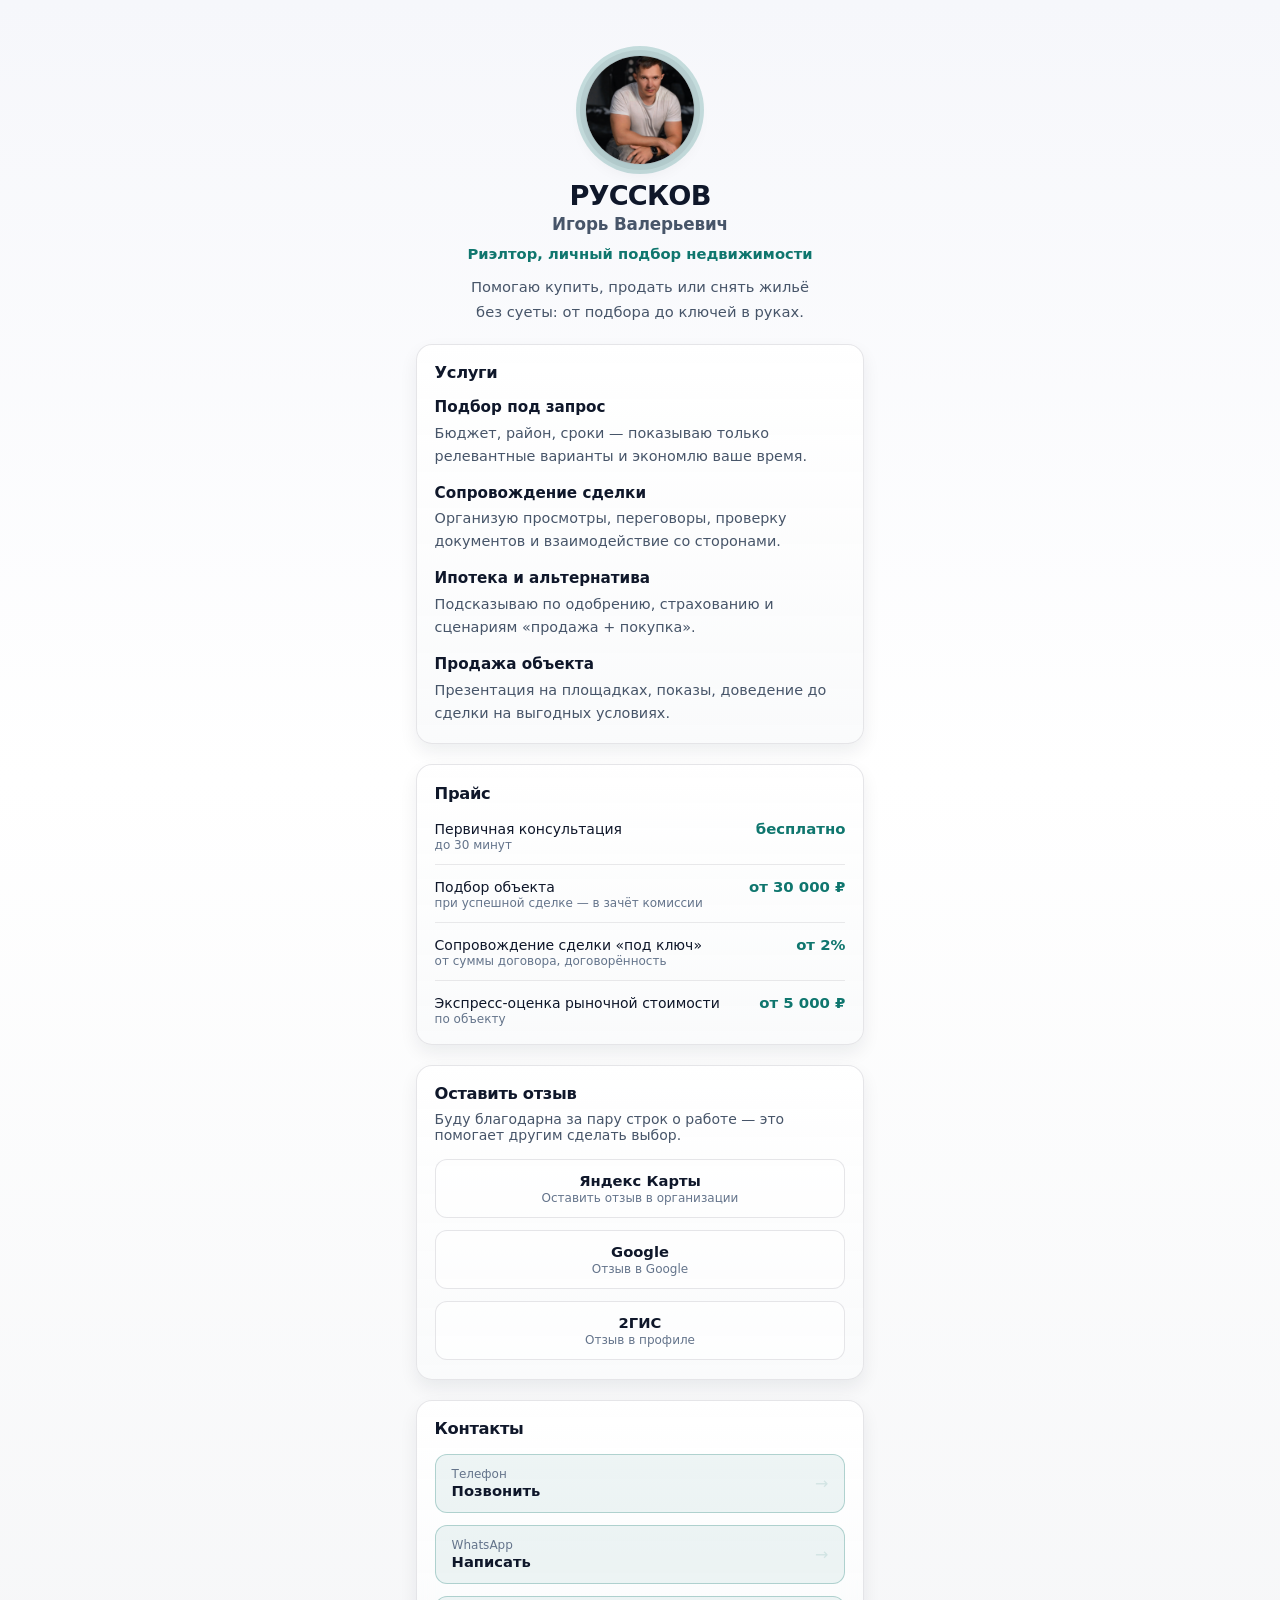
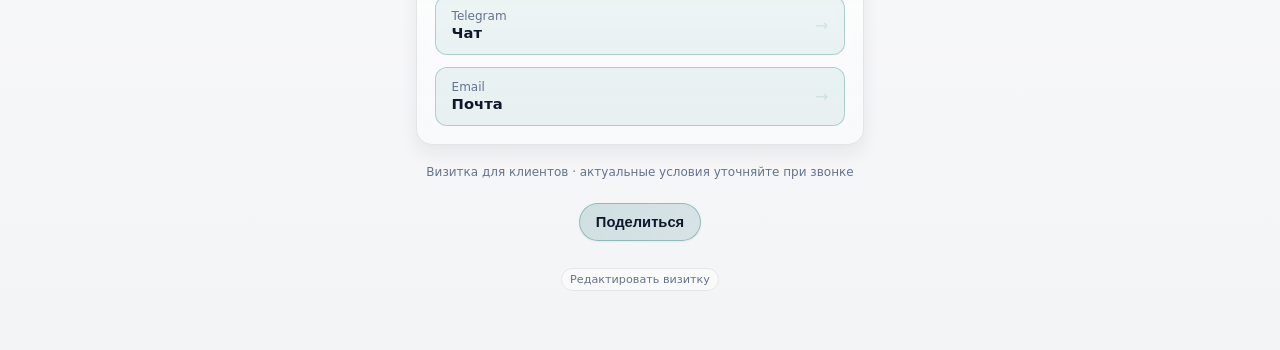
<file: index.html>
<!DOCTYPE html>
<html lang="ru">
  <head>
    <meta charset="utf-8" />
    <meta name="viewport" content="width=device-width, initial-scale=1" />
    <meta
      name="description"
      content="Услуги, прайс, контакты и ссылки на отзывы — электронная визитная карточка риэлтора."
    />
    <meta http-equiv="Cache-Control" content="no-store, no-cache, must-revalidate" />
    <meta http-equiv="Pragma" content="no-cache" />
    <title>Визитка риэлтора</title>
    <link rel="stylesheet" href="./css/realtor-vcard.css" />
  </head>
  <body>
    <script src="./js/canonical-host.js"></script>
    <div id="vcard-root" class="vcard" role="main"></div>
    <script src="./js/realtor-vcard-data.js"></script>
    <script src="./js/realtor-vcard-storage.js"></script>
    <script src="./js/realtor-vcard-published-loader.js?v=1"></script>
    <script src="./js/qrcode-lite.js?v=1"></script>
    <script src="./js/realtor-vcard.js"></script>
  </body>
</html>
</file>
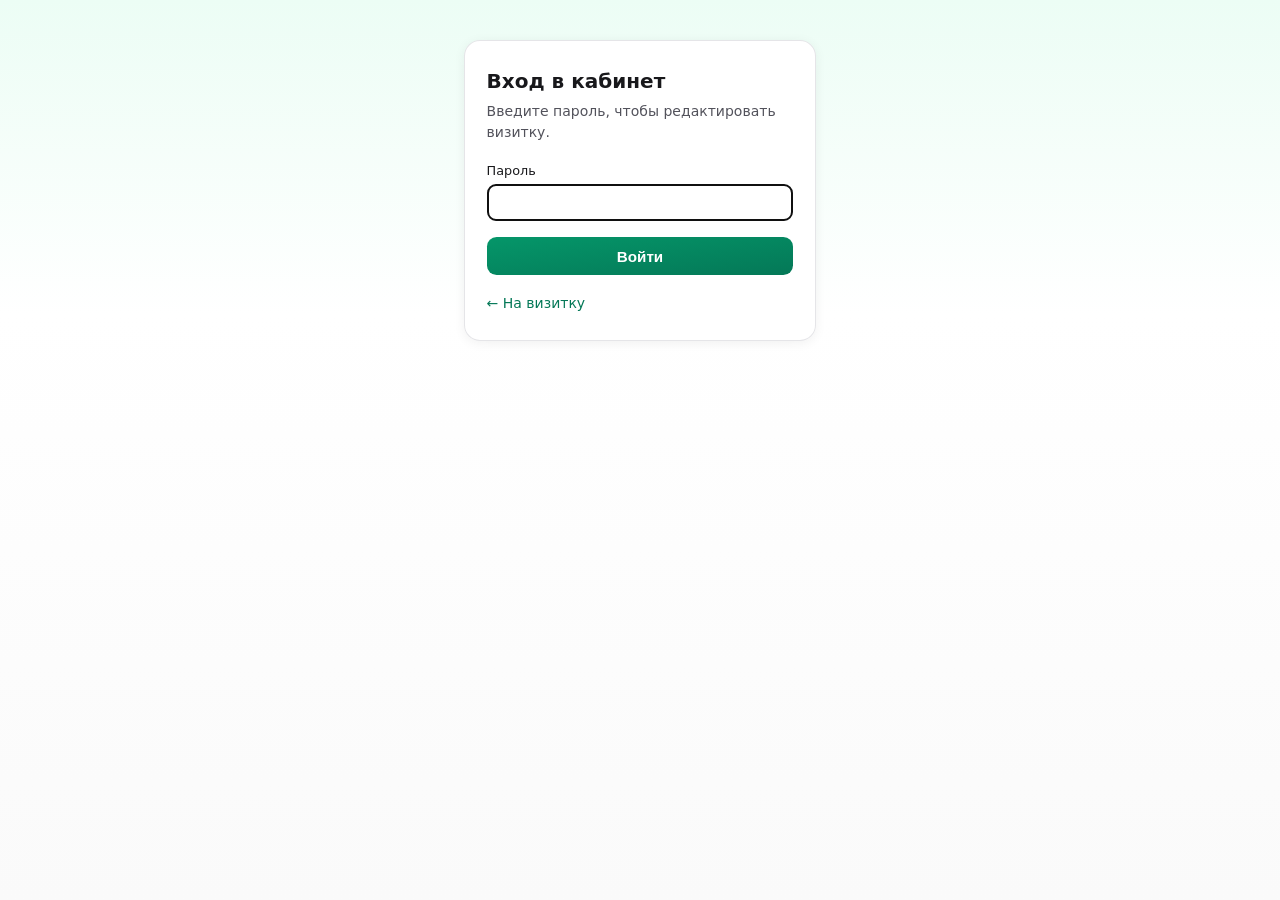
<file: cabinet.html>
<!DOCTYPE html>
<html lang="ru">
  <head>
    <meta charset="utf-8" />
    <meta name="viewport" content="width=device-width, initial-scale=1" />
    <meta name="robots" content="noindex" />
    <meta http-equiv="Cache-Control" content="no-store, no-cache, must-revalidate" />
    <title>Личный кабинет — визитка</title>
    <link rel="stylesheet" href="./css/realtor-cabinet.css" />
  </head>
  <body class="cabinet">
    <script src="./js/canonical-host.js"></script>
    <div id="cabinet-root"></div>
    <script src="./js/realtor-vcard-data.js"></script>
    <script src="./js/realtor-vcard-storage.js"></script>
    <script src="./js/realtor-vcard-published-loader.js?v=1"></script>
    <script src="./js/realtor-cabinet-auth-config.js?v=2"></script>
    <script src="./js/realtor-cabinet-auth.js?v=2"></script>
    <script src="./js/realtor-cabinet.js?v=3"></script>
  </body>
</html>
</file>
<file: css/realtor-vcard.css>
/* Визитка риэлтора: современный, деловой стиль (чистая типографика + аккуратные карточки). */

/* ---- Палитра и токены (светлая тема по умолчанию) ---- */
:root {
  /* Фон страницы (спокойный нейтральный градиент) */
  --bg-top: #f6f7fb;
  --bg-mid: #ffffff;
  --bg-bottom: #f3f4f6;

  /* Поверхность карточек */
  --surface: rgba(255, 255, 255, 0.92);
  --surface-2: rgba(249, 250, 251, 0.88);

  /* Границы и разделители */
  --border: rgba(228, 228, 231, 0.95);
  --divider: rgba(228, 228, 231, 0.85);

  /* Текст */
  --text: #0f172a;
  --text-muted: #475569;
  --text-soft: #64748b;

  /* Деловой акцент (сине-зелёный) */
  --accent: #0f766e;
  --accent-ink: #0b4f49;
  --accent-soft: rgba(15, 118, 110, 0.12);

  /* Геометрия */
  --radius: 16px;
  --radius-sm: 12px;

  /* Тени (чуть «премиальнее», но без агрессии) */
  --shadow-sm: 0 1px 2px rgba(15, 23, 42, 0.06);
  --shadow: 0 10px 30px rgba(15, 23, 42, 0.08);
  --shadow-card: 0 8px 18px rgba(15, 23, 42, 0.07);

  /* Кольцо аватара */
  --ring: rgba(15, 118, 110, 0.22);
  --ring-offset: rgba(15, 23, 42, 0.06);
}

/* ---- Тёмная тема (системная настройка ОС) ---- */
@media (prefers-color-scheme: dark) {
  :root {
    --bg-top: #070a10;
    --bg-mid: #0b1220;
    --bg-bottom: #05070d;

    --surface: rgba(15, 23, 42, 0.78);
    --surface-2: rgba(2, 6, 23, 0.6);

    --border: rgba(51, 65, 85, 0.55);
    --divider: rgba(51, 65, 85, 0.45);

    --text: #e5e7eb;
    --text-muted: #cbd5e1;
    --text-soft: #94a3b8;

    --accent: #5eead4;
    --accent-ink: #99f6e4;
    --accent-soft: rgba(94, 234, 212, 0.14);

    --shadow-sm: 0 1px 2px rgba(0, 0, 0, 0.35);
    --shadow: 0 18px 42px rgba(0, 0, 0, 0.45);
    --shadow-card: 0 10px 24px rgba(0, 0, 0, 0.4);

    --ring: rgba(94, 234, 212, 0.24);
    --ring-offset: rgba(2, 6, 23, 0.65);
  }
}

/* Считаем padding и border частью ширины блока */
*,
*::before,
*::after {
  box-sizing: border-box;
}

/* Страница: фон, базовый шрифт и сглаживание */
body {
  margin: 0;
  min-height: 100vh;
  font-family: ui-sans-serif, system-ui, -apple-system, "Segoe UI", Roboto, Ubuntu, sans-serif;
  -webkit-font-smoothing: antialiased;
  -moz-osx-font-smoothing: grayscale;
  background: linear-gradient(
    to bottom,
    var(--bg-top),
    var(--bg-mid) 40%,
    var(--bg-bottom)
  );
  color: var(--text);
}

/* Ссылки по умолчанию (без «синего» браузерного стиля) */
a {
  color: inherit;
}

/* Предупреждение при открытии страницы как file:// (данные кабинета не совпадут с http://) */
.vcard__file-warning {
  margin-bottom: 1.25rem;
  padding: 1rem 1rem;
  border-radius: var(--radius-sm);
  border: 1px solid rgba(245, 158, 11, 0.55);
  background: rgba(255, 251, 235, 0.86);
  font-size: 0.82rem;
  line-height: 1.5;
  color: #78350f;
  box-shadow: var(--shadow-sm);
}

.vcard__file-warning code {
  font-size: 0.75rem;
  padding: 0.1rem 0.25rem;
  background: rgba(0, 0, 0, 0.06);
  border-radius: 0.25rem;
}

@media (prefers-color-scheme: dark) {
  .vcard__file-warning {
    background: rgba(120, 53, 15, 0.22);
    border-color: rgba(245, 158, 11, 0.35);
    color: #fde68a;
  }

  .vcard__file-warning code {
    background: rgba(0, 0, 0, 0.25);
  }
}

/* Контейнер визитки: узкая колонка по центру */
.vcard {
  max-width: 30rem;
  margin: 0 auto;
  padding: 2.25rem 1rem 4rem;
}

/* На широком экране чуть больше отступ сверху */
@media (min-width: 640px) {
  .vcard {
    padding-top: 3.5rem;
  }
}

/* Вертикальный стек всех секций */
.vcard__stack {
  display: flex;
  flex-direction: column;
  gap: 1.25rem;
}

/* ---- Шапка: имя, роль, слоган ---- */
.vcard__hero {
  text-align: center;
}

/* Обёртка круглого аватара: тонкие кольца и мягкая тень */
.vcard__avatar-wrap {
  position: relative;
  width: 6.75rem;
  height: 6.75rem;
  margin: 0 auto 1rem;
  border-radius: 9999px;
  overflow: hidden;
  box-shadow: var(--shadow-card);
  outline: 1px solid var(--ring-offset);
  box-shadow:
    0 0 0 6px var(--ring-offset),
    0 0 0 10px var(--ring),
    var(--shadow-card);
}

@media (prefers-color-scheme: dark) {
  .vcard__avatar-wrap {
    box-shadow:
      0 0 0 6px rgba(2, 6, 23, 0.55),
      0 0 0 10px var(--ring),
      var(--shadow-card);
  }
}

/* Фотография в круге */
.vcard__avatar-img {
  width: 100%;
  height: 100%;
  object-fit: cover;
  display: block;
}

/* Заглушка без фото: инициалы на градиенте */
.vcard__avatar-initials {
  display: flex;
  align-items: center;
  justify-content: center;
  width: 100%;
  height: 100%;
  font-size: 1.875rem;
  font-weight: 600;
  color: #fff;
  background: linear-gradient(135deg, #0f766e, #155e75);
}

/* ФИО: фамилия сверху, имя+отчество ниже */
.vcard__namebox {
  margin-top: 0.35rem;
}

.vcard__lastname {
  margin: 0;
  font-size: 1.7rem;
  font-weight: 820;
  letter-spacing: -0.03em;
  text-transform: uppercase;
}

.vcard__firstname {
  margin: 0.2rem 0 0;
  font-size: 1.05rem;
  font-weight: 650;
  letter-spacing: -0.01em;
  color: var(--text-muted);
}

/* Должность / специализация */
.vcard__role {
  margin: 0.65rem 0 0;
  font-size: 0.92rem;
  font-weight: 650;
  color: var(--accent);
}

/* Краткое описание под шапкой */
.vcard__tagline {
  margin: 0.75rem auto 0;
  max-width: 22rem;
  font-size: 0.92rem;
  line-height: 1.7;
  color: var(--text-muted);
}

/* ---- Общий вид «карточки» секции (деловой стиль) ---- */
.vcard__card {
  border-radius: var(--radius);
  border: 1px solid var(--border);
  background: linear-gradient(180deg, var(--surface), var(--surface-2));
  padding: 1.15rem 1.1rem;
  backdrop-filter: blur(10px);
  box-shadow: var(--shadow-card);
}

/* Заголовок блока (Услуги, Прайс, …) */
.vcard__h2 {
  margin: 0;
  font-size: 1.02rem;
  font-weight: 700;
  letter-spacing: -0.02em;
  color: var(--text);
}

/* ---- Услуги ---- */
.vcard__list {
  margin: 1rem 0 0;
  padding: 0;
  list-style: none;
}

/* Отступ между пунктами услуг */
.vcard__service + .vcard__service {
  margin-top: 1rem;
}

/* Название услуги */
.vcard__service-title {
  margin: 0;
  font-weight: 650;
  font-size: 0.95rem;
}

/* Текст услуги */
.vcard__service-text {
  margin: 0.35rem 0 0;
  font-size: 0.9rem;
  line-height: 1.6;
  color: var(--text-muted);
}

/* ---- Прайс ---- */
.vcard__price-list {
  margin: 1rem 0 0;
  padding: 0;
  list-style: none;
}

/* Строка прайса: на узком экране колонка, на широком — строка с ценой справа */
.vcard__price-item {
  display: flex;
  flex-direction: column;
  gap: 0.25rem;
  padding: 0.75rem 0;
  border-bottom: 1px solid var(--divider);
}

.vcard__price-item:first-child {
  padding-top: 0;
}

.vcard__price-item:last-child {
  border-bottom: none;
  padding-bottom: 0;
}

@media (min-width: 480px) {
  .vcard__price-item {
    flex-direction: row;
    align-items: baseline;
    justify-content: space-between;
  }
}

/* Название позиции в прайсе */
.vcard__price-name {
  font-size: 0.875rem;
  font-weight: 500;
}

/* Примечание под названием (мелко) */
.vcard__price-note {
  margin: 0;
  font-size: 0.75rem;
  color: var(--text-soft);
}

/* Сумма / процент */
.vcard__price-value {
  font-size: 0.93rem;
  font-weight: 750;
  font-variant-numeric: tabular-nums;
  color: var(--accent);
  flex-shrink: 0;
}

/* Вводный текст перед ссылками на отзывы */
.vcard__hint {
  margin: 0.5rem 0 0;
  font-size: 0.875rem;
  color: var(--text-muted);
}

/* ---- Ссылки на отзывы (внешние площадки) ---- */
.vcard__reviews {
  margin-top: 1rem;
  display: flex;
  flex-direction: column;
  gap: 0.75rem;
}

/* Кнопка-ссылка на отзыв */
.vcard__link-btn {
  display: flex;
  min-height: 3rem;
  align-items: center;
  justify-content: center;
  text-align: center;
  padding: 0.75rem 1rem;
  border-radius: var(--radius-sm);
  border: 1px solid var(--border);
  background: rgba(255, 255, 255, 0.55);
  color: var(--text);
  font-size: 0.92rem;
  font-weight: 650;
  text-decoration: none;
  transition:
    border-color 0.15s ease,
    background 0.15s ease,
    transform 0.15s ease;
}

.vcard__link-btn:hover {
  border-color: rgba(15, 118, 110, 0.45);
  background: rgba(15, 118, 110, 0.08);
  transform: translateY(-1px);
}

@media (prefers-color-scheme: dark) {
  .vcard__link-btn {
    background: rgba(2, 6, 23, 0.35);
  }

  .vcard__link-btn:hover {
    border-color: rgba(94, 234, 212, 0.25);
    background: rgba(94, 234, 212, 0.08);
  }
}

/* Внутри кнопки: название площадки + подпись */
.vcard__link-btn-inner {
  display: flex;
  flex-direction: column;
  gap: 0.125rem;
}

/* Подпись под названием ссылки */
.vcard__link-desc {
  font-size: 0.75rem;
  font-weight: 400;
  color: var(--text-soft);
}

/* ---- Контакты (телефон, мессенджеры, почта) ---- */
.vcard__contacts {
  margin-top: 1rem;
  display: flex;
  flex-direction: column;
  gap: 0.75rem;
}

/* Одна строка контакта */
.vcard__contact {
  display: flex;
  min-height: 3rem;
  align-items: center;
  justify-content: space-between;
  gap: 0.75rem;
  padding: 0.75rem 1rem;
  border-radius: var(--radius-sm);
  border: 1px solid rgba(15, 118, 110, 0.28);
  background: rgba(15, 118, 110, 0.07);
  text-decoration: none;
  color: inherit;
  transition:
    background 0.15s ease,
    border-color 0.15s ease,
    transform 0.15s ease;
}

@media (prefers-color-scheme: dark) {
  .vcard__contact {
    border-color: rgba(94, 234, 212, 0.2);
    background: rgba(2, 6, 23, 0.25);
  }
}

.vcard__contact:hover {
  background: rgba(15, 118, 110, 0.11);
  border-color: rgba(15, 118, 110, 0.5);
  transform: translateY(-1px);
}

@media (prefers-color-scheme: dark) {
  .vcard__contact:hover {
    background: rgba(94, 234, 212, 0.08);
  }
}

/* Подпись типа контакта (Телефон, WhatsApp…) */
.vcard__contact-label {
  display: block;
  font-size: 0.75rem;
  font-weight: 400;
  color: var(--text-soft);
}

/* Действие на кнопке (Позвонить, Написать…) */
.vcard__contact-action {
  font-size: 0.92rem;
  font-weight: 700;
}

/* Стрелка справа */
.vcard__contact-arrow {
  color: var(--accent-soft);
  flex-shrink: 0;
}

/* ---- Нижняя подпись страницы ---- */
.vcard__footer {
  margin: 0;
  text-align: center;
  font-size: 0.75rem;
  color: var(--text-soft);
}

/* Ссылка в кабинет редактирования (для владельца) */
.vcard__cabinet-hint {
  margin: 0.75rem 0 0;
  text-align: center;
  font-size: 0.7rem;
}

.vcard__cabinet-link {
  color: var(--text-soft);
  text-decoration: none;
  text-underline-offset: 2px;
  padding: 0.25rem 0.5rem;
  border-radius: 9999px;
  border: 1px solid var(--border);
  background: rgba(255, 255, 255, 0.45);
}

.vcard__cabinet-link:hover {
  color: var(--accent-soft);
  border-color: rgba(15, 118, 110, 0.35);
  background: rgba(15, 118, 110, 0.08);
}

/* ---- Поделиться (кнопка) ---- */
.vcard__share-wrap {
  display: flex;
  justify-content: center;
  margin-top: 0.25rem;
}

.vcard__primary-btn {
  appearance: none;
  border: 1px solid rgba(15, 118, 110, 0.35);
  background: linear-gradient(135deg, rgba(15, 118, 110, 0.16), rgba(21, 94, 117, 0.12));
  color: var(--text);
  border-radius: 9999px;
  padding: 0.6rem 1rem;
  font-size: 0.92rem;
  font-weight: 750;
  cursor: pointer;
  box-shadow: var(--shadow-sm);
  transition: transform 0.15s ease, border-color 0.15s ease, background 0.15s ease;
}

.vcard__primary-btn:hover {
  transform: translateY(-1px);
  border-color: rgba(15, 118, 110, 0.55);
  background: linear-gradient(135deg, rgba(15, 118, 110, 0.22), rgba(21, 94, 117, 0.16));
}

@media (prefers-color-scheme: dark) {
  .vcard__primary-btn {
    background: linear-gradient(135deg, rgba(94, 234, 212, 0.12), rgba(56, 189, 248, 0.08));
    border-color: rgba(94, 234, 212, 0.24);
  }
  .vcard__primary-btn:hover {
    border-color: rgba(94, 234, 212, 0.4);
  }
}

/* ---- Модалка QR ---- */
.vcard__modal-overlay {
  position: fixed;
  inset: 0;
  background: rgba(2, 6, 23, 0.55);
  display: flex;
  align-items: center;
  justify-content: center;
  padding: 1.25rem;
  z-index: 9999;
}

.vcard__modal {
  width: 100%;
  max-width: 26rem;
  border-radius: var(--radius);
  border: 1px solid var(--border);
  background: linear-gradient(180deg, var(--surface), var(--surface-2));
  box-shadow: var(--shadow);
  overflow: hidden;
}

.vcard__modal-head {
  display: flex;
  align-items: center;
  justify-content: space-between;
  padding: 0.9rem 1rem;
  border-bottom: 1px solid var(--divider);
}

.vcard__modal-title {
  font-size: 0.98rem;
  font-weight: 800;
  letter-spacing: -0.02em;
}

.vcard__modal-close {
  appearance: none;
  border: 1px solid var(--border);
  background: rgba(255, 255, 255, 0.35);
  color: var(--text);
  border-radius: 0.7rem;
  width: 2.25rem;
  height: 2.25rem;
  cursor: pointer;
  font-size: 1rem;
  line-height: 1;
}

@media (prefers-color-scheme: dark) {
  .vcard__modal-close {
    background: rgba(2, 6, 23, 0.35);
  }
}

.vcard__modal-body {
  padding: 1rem;
  display: flex;
  flex-direction: column;
  gap: 0.75rem;
}

.vcard__qr {
  display: flex;
  align-items: center;
  justify-content: center;
  padding: 0.75rem;
  border-radius: var(--radius-sm);
  border: 1px solid var(--border);
  background: rgba(255, 255, 255, 0.55);
}

@media (prefers-color-scheme: dark) {
  .vcard__qr {
    background: rgba(2, 6, 23, 0.35);
  }
}

.vcard__qr svg {
  width: 14rem;
  height: 14rem;
  max-width: 100%;
}

.vcard__qr-link {
  display: inline-flex;
  border-radius: 0.75rem;
  outline: none;
  cursor: pointer;
}

.vcard__qr-link:focus-visible {
  box-shadow: 0 0 0 3px rgba(15, 118, 110, 0.25);
}

.vcard__qr-img {
  width: 14rem;
  height: 14rem;
  max-width: 100%;
  border-radius: 0.6rem;
  background: #fff;
  display: block;
}

.vcard__share-row {
  display: flex;
  gap: 0.5rem;
}

.vcard__share-input {
  flex: 1;
  min-width: 0;
  padding: 0.6rem 0.7rem;
  border-radius: 0.75rem;
  border: 1px solid var(--border);
  background: rgba(255, 255, 255, 0.5);
  color: var(--text);
  font-size: 0.85rem;
}

@media (prefers-color-scheme: dark) {
  .vcard__share-input {
    background: rgba(2, 6, 23, 0.35);
  }
}

.vcard__share-btn {
  appearance: none;
  border: 1px solid rgba(15, 118, 110, 0.35);
  background: rgba(15, 118, 110, 0.1);
  color: var(--text);
  border-radius: 0.75rem;
  padding: 0.6rem 0.8rem;
  font-size: 0.85rem;
  font-weight: 750;
  cursor: pointer;
  white-space: nowrap;
}

.vcard__share-btn:hover {
  border-color: rgba(15, 118, 110, 0.55);
  background: rgba(15, 118, 110, 0.14);
}

.vcard__share-msg {
  min-height: 1.1rem;
  font-size: 0.82rem;
  color: var(--text-muted);
}

.vcard__share-hint {
  font-size: 0.82rem;
  color: var(--text-soft);
  line-height: 1.4;
}
</file>
<file: css/realtor-cabinet.css>
/* Личный кабинет: редактирование данных визитки */

.cabinet {
  margin: 0;
  min-height: 100vh;
  font-family: system-ui, -apple-system, "Segoe UI", Roboto, Ubuntu, sans-serif;
  background: linear-gradient(to bottom, #ecfdf5, #fff 35%, #fafafa);
  color: #18181b;
}

@media (prefers-color-scheme: dark) {
  .cabinet {
    background: linear-gradient(to bottom, #0a0a0a, #18181b 40%, #000);
    color: #fafafa;
  }
}

.cabinet-wrap {
  max-width: 40rem;
  margin: 0 auto;
  padding: 1.25rem 1rem 3rem;
}

.cabinet-header {
  margin-bottom: 1.5rem;
}

.cabinet-header h1 {
  margin: 0 0 0.5rem;
  font-size: 1.35rem;
  font-weight: 700;
}

.cabinet-header__meta {
  display: flex;
  flex-wrap: wrap;
  align-items: center;
  gap: 0.75rem 1rem;
}

.cabinet-logout {
  padding: 0.35rem 0.65rem;
  font-size: 0.8rem;
  border: 1px solid #d4d4d8;
  border-radius: 0.45rem;
  background: #fff;
  color: #52525b;
  cursor: pointer;
}

.cabinet-logout:hover {
  background: #f4f4f5;
}

@media (prefers-color-scheme: dark) {
  .cabinet-logout {
    border-color: #52525b;
    background: #27272a;
    color: #d4d4d8;
  }

  .cabinet-logout:hover {
    background: #3f3f46;
  }
}

/* Экран входа в кабинет */
.cabinet-login-wrap {
  max-width: 22rem;
  margin: 0 auto;
  padding: 2.5rem 1rem;
}

.cabinet-login-card {
  padding: 1.75rem 1.35rem;
  border-radius: 1rem;
  border: 1px solid rgba(228, 228, 231, 0.95);
  background: rgba(255, 255, 255, 0.95);
  box-shadow: 0 2px 12px rgba(0, 0, 0, 0.06);
}

@media (prefers-color-scheme: dark) {
  .cabinet-login-card {
    border-color: #3f3f46;
    background: rgba(24, 24, 27, 0.95);
  }
}

.cabinet-login-title {
  margin: 0 0 0.5rem;
  font-size: 1.25rem;
  font-weight: 700;
}

.cabinet-login-text {
  margin: 0 0 1.25rem;
  font-size: 0.875rem;
  line-height: 1.5;
  color: #52525b;
}

@media (prefers-color-scheme: dark) {
  .cabinet-login-text {
    color: #a1a1aa;
  }
}

.cabinet-login-err {
  margin: 0 0 0.75rem;
  font-size: 0.85rem;
  color: #b91c1c;
  display: none;
}

@media (prefers-color-scheme: dark) {
  .cabinet-login-err {
    color: #fca5a5;
  }
}

.cabinet-login-label {
  display: block;
  margin-bottom: 0.35rem;
  font-size: 0.8rem;
  font-weight: 500;
}

.cabinet-login-input {
  width: 100%;
  box-sizing: border-box;
  padding: 0.55rem 0.75rem;
  margin-bottom: 1rem;
  font-size: 1rem;
  border: 1px solid #d4d4d8;
  border-radius: 0.5rem;
  background: #fff;
  color: inherit;
}

@media (prefers-color-scheme: dark) {
  .cabinet-login-input {
    border-color: #52525b;
    background: #18181b;
  }
}

.cabinet-login-submit {
  width: 100%;
  padding: 0.65rem;
  font-size: 0.95rem;
  font-weight: 600;
  border: none;
  border-radius: 0.6rem;
  background: linear-gradient(to bottom right, #059669, #047857);
  color: #fff;
  cursor: pointer;
}

.cabinet-login-submit:hover {
  filter: brightness(1.05);
}

.cabinet-login-back {
  display: inline-block;
  margin-top: 1.25rem;
  font-size: 0.875rem;
  color: #047857;
  text-decoration: none;
}

.cabinet-login-back:hover {
  text-decoration: underline;
}

@media (prefers-color-scheme: dark) {
  .cabinet-login-back {
    color: #6ee7b7;
  }
}

.cabinet-back {
  font-size: 0.875rem;
  color: #047857;
  text-decoration: none;
}

.cabinet-back:hover {
  text-decoration: underline;
}

@media (prefers-color-scheme: dark) {
  .cabinet-back {
    color: #6ee7b7;
  }
}

.cabinet-section {
  margin-bottom: 1.5rem;
  padding: 1.25rem;
  border-radius: 1rem;
  border: 1px solid rgba(228, 228, 231, 0.95);
  background: rgba(255, 255, 255, 0.9);
  box-shadow: 0 1px 3px rgba(0, 0, 0, 0.06);
}

@media (prefers-color-scheme: dark) {
  .cabinet-section {
    border-color: #3f3f46;
    background: rgba(24, 24, 27, 0.92);
  }
}

.cabinet-section h2 {
  margin: 0 0 1rem;
  font-size: 1rem;
  font-weight: 600;
}

.cabinet-field {
  margin-bottom: 0.9rem;
}

.cabinet-field:last-child {
  margin-bottom: 0;
}

.cabinet-field label {
  display: block;
  margin-bottom: 0.35rem;
  font-size: 0.8rem;
  font-weight: 500;
  color: #52525b;
}

@media (prefers-color-scheme: dark) {
  .cabinet-field label {
    color: #a1a1aa;
  }
}

.cabinet-field input[type="text"],
.cabinet-field input[type="url"],
.cabinet-field input[type="tel"],
.cabinet-field input[type="email"],
.cabinet-field textarea {
  width: 100%;
  padding: 0.5rem 0.65rem;
  font-size: 0.9rem;
  border: 1px solid #d4d4d8;
  border-radius: 0.5rem;
  background: #fff;
  color: inherit;
}

@media (prefers-color-scheme: dark) {
  .cabinet-field input[type="text"],
  .cabinet-field input[type="url"],
  .cabinet-field input[type="tel"],
  .cabinet-field input[type="email"],
  .cabinet-field textarea {
    border-color: #52525b;
    background: #27272a;
  }
}

.cabinet-field textarea {
  min-height: 4rem;
  resize: vertical;
}

.cabinet-field input:focus,
.cabinet-field textarea:focus {
  outline: 2px solid #10b981;
  outline-offset: 1px;
}

.cabinet-photo-row {
  display: flex;
  flex-wrap: wrap;
  gap: 1rem;
  align-items: flex-start;
}

.cabinet-photo-preview {
  width: 6rem;
  height: 6rem;
  border-radius: 9999px;
  overflow: hidden;
  background: linear-gradient(to bottom right, #10b981, #0f766e);
  display: flex;
  align-items: center;
  justify-content: center;
  color: #fff;
  font-size: 1.5rem;
  font-weight: 600;
  flex-shrink: 0;
}

.cabinet-photo-preview img {
  width: 100%;
  height: 100%;
  object-fit: cover;
}

.cabinet-photo-controls {
  flex: 1;
  min-width: 12rem;
}

.cabinet-hint {
  margin: 0.35rem 0 0;
  font-size: 0.75rem;
  color: #71717a;
}

.cabinet-row-block {
  margin-bottom: 1rem;
  padding: 1rem;
  border-radius: 0.65rem;
  border: 1px dashed #d4d4d8;
  background: rgba(250, 250, 250, 0.8);
}

@media (prefers-color-scheme: dark) {
  .cabinet-row-block {
    border-color: #52525b;
    background: rgba(39, 39, 42, 0.5);
  }
}

.cabinet-row-head {
  display: flex;
  justify-content: space-between;
  align-items: center;
  margin-bottom: 0.65rem;
}

.cabinet-row-title {
  font-size: 0.8rem;
  font-weight: 600;
  color: #52525b;
}

.cabinet-btn-remove {
  padding: 0.25rem 0.5rem;
  font-size: 0.75rem;
  border: none;
  border-radius: 0.35rem;
  background: #fef2f2;
  color: #b91c1c;
  cursor: pointer;
}

@media (prefers-color-scheme: dark) {
  .cabinet-btn-remove {
    background: #450a0a;
    color: #fca5a5;
  }
}

.cabinet-btn-add {
  margin-top: 0.5rem;
  padding: 0.45rem 0.85rem;
  font-size: 0.85rem;
  border: 1px solid #10b981;
  border-radius: 0.5rem;
  background: rgba(209, 250, 229, 0.5);
  color: #065f46;
  cursor: pointer;
}

@media (prefers-color-scheme: dark) {
  .cabinet-btn-add {
    background: rgba(6, 78, 59, 0.4);
    color: #a7f3d0;
    border-color: #059669;
  }
}

.cabinet-actions {
  display: flex;
  flex-direction: column;
  gap: 0.6rem;
  margin-top: 1rem;
}

@media (min-width: 480px) {
  .cabinet-actions {
    flex-direction: row;
    flex-wrap: wrap;
    align-items: center;
  }
}

.cabinet-btn-primary {
  padding: 0.65rem 1.25rem;
  font-size: 0.9rem;
  font-weight: 600;
  border: none;
  border-radius: 0.65rem;
  background: linear-gradient(to bottom right, #059669, #047857);
  color: #fff;
  cursor: pointer;
}

.cabinet-btn-primary:hover {
  filter: brightness(1.05);
}

.cabinet-btn-secondary {
  padding: 0.6rem 1rem;
  font-size: 0.85rem;
  border: 1px solid #d4d4d8;
  border-radius: 0.6rem;
  background: #fff;
  color: inherit;
  cursor: pointer;
}

@media (prefers-color-scheme: dark) {
  .cabinet-btn-secondary {
    border-color: #52525b;
    background: #27272a;
  }
}

.cabinet-msg {
  margin: 0.75rem 0 0;
  font-size: 0.85rem;
  padding: 0.65rem 0.85rem;
  border-radius: 0.5rem;
  display: none;
}

.cabinet-msg--ok {
  display: block;
  background: #d1fae5;
  color: #065f46;
}

.cabinet-msg--err {
  display: block;
  background: #fee2e2;
  color: #991b1b;
}

@media (prefers-color-scheme: dark) {
  .cabinet-msg--ok {
    background: rgba(6, 78, 59, 0.5);
    color: #a7f3d0;
  }

  .cabinet-msg--err {
    background: rgba(127, 29, 29, 0.45);
    color: #fecaca;
  }
}

.cabinet-file {
  font-size: 0.85rem;
  margin-top: 0.35rem;
}

.cabinet-import-wrap {
  position: absolute;
  width: 0;
  height: 0;
  opacity: 0;
  overflow: hidden;
}
</file>
